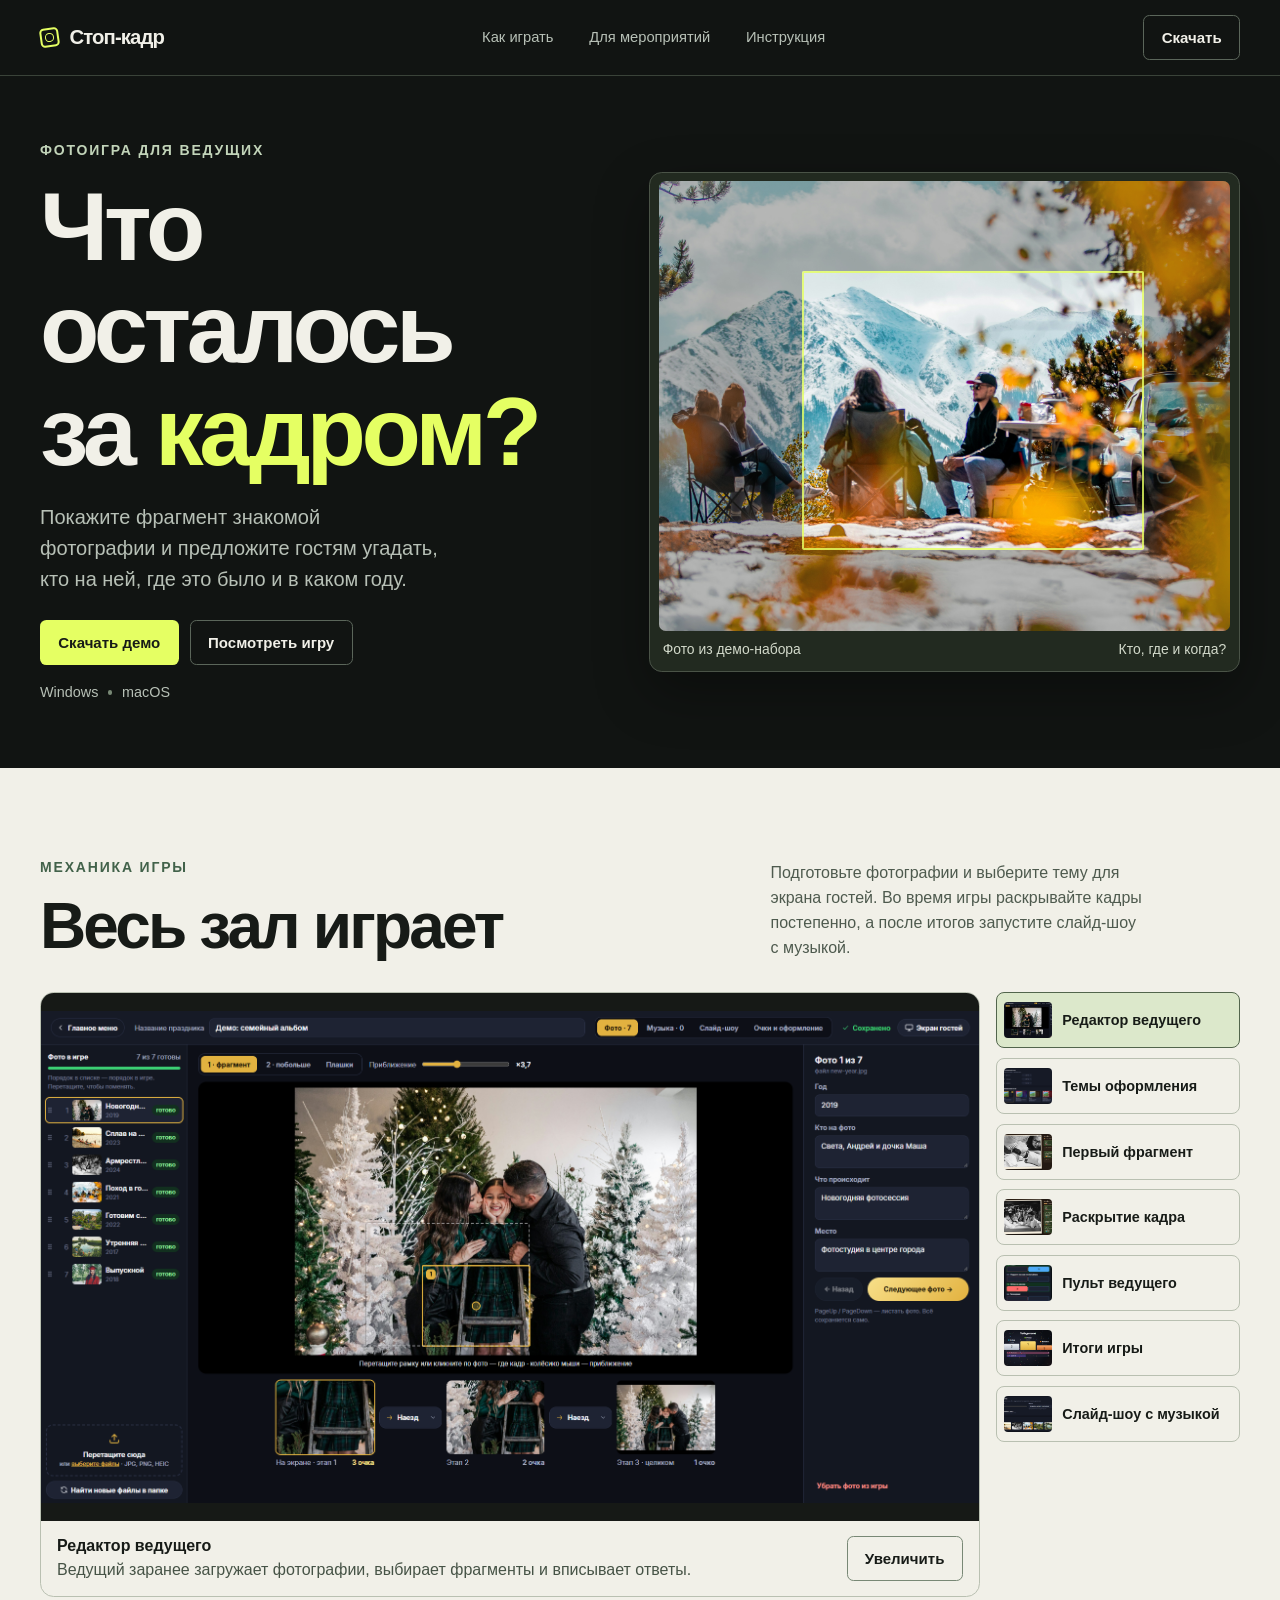
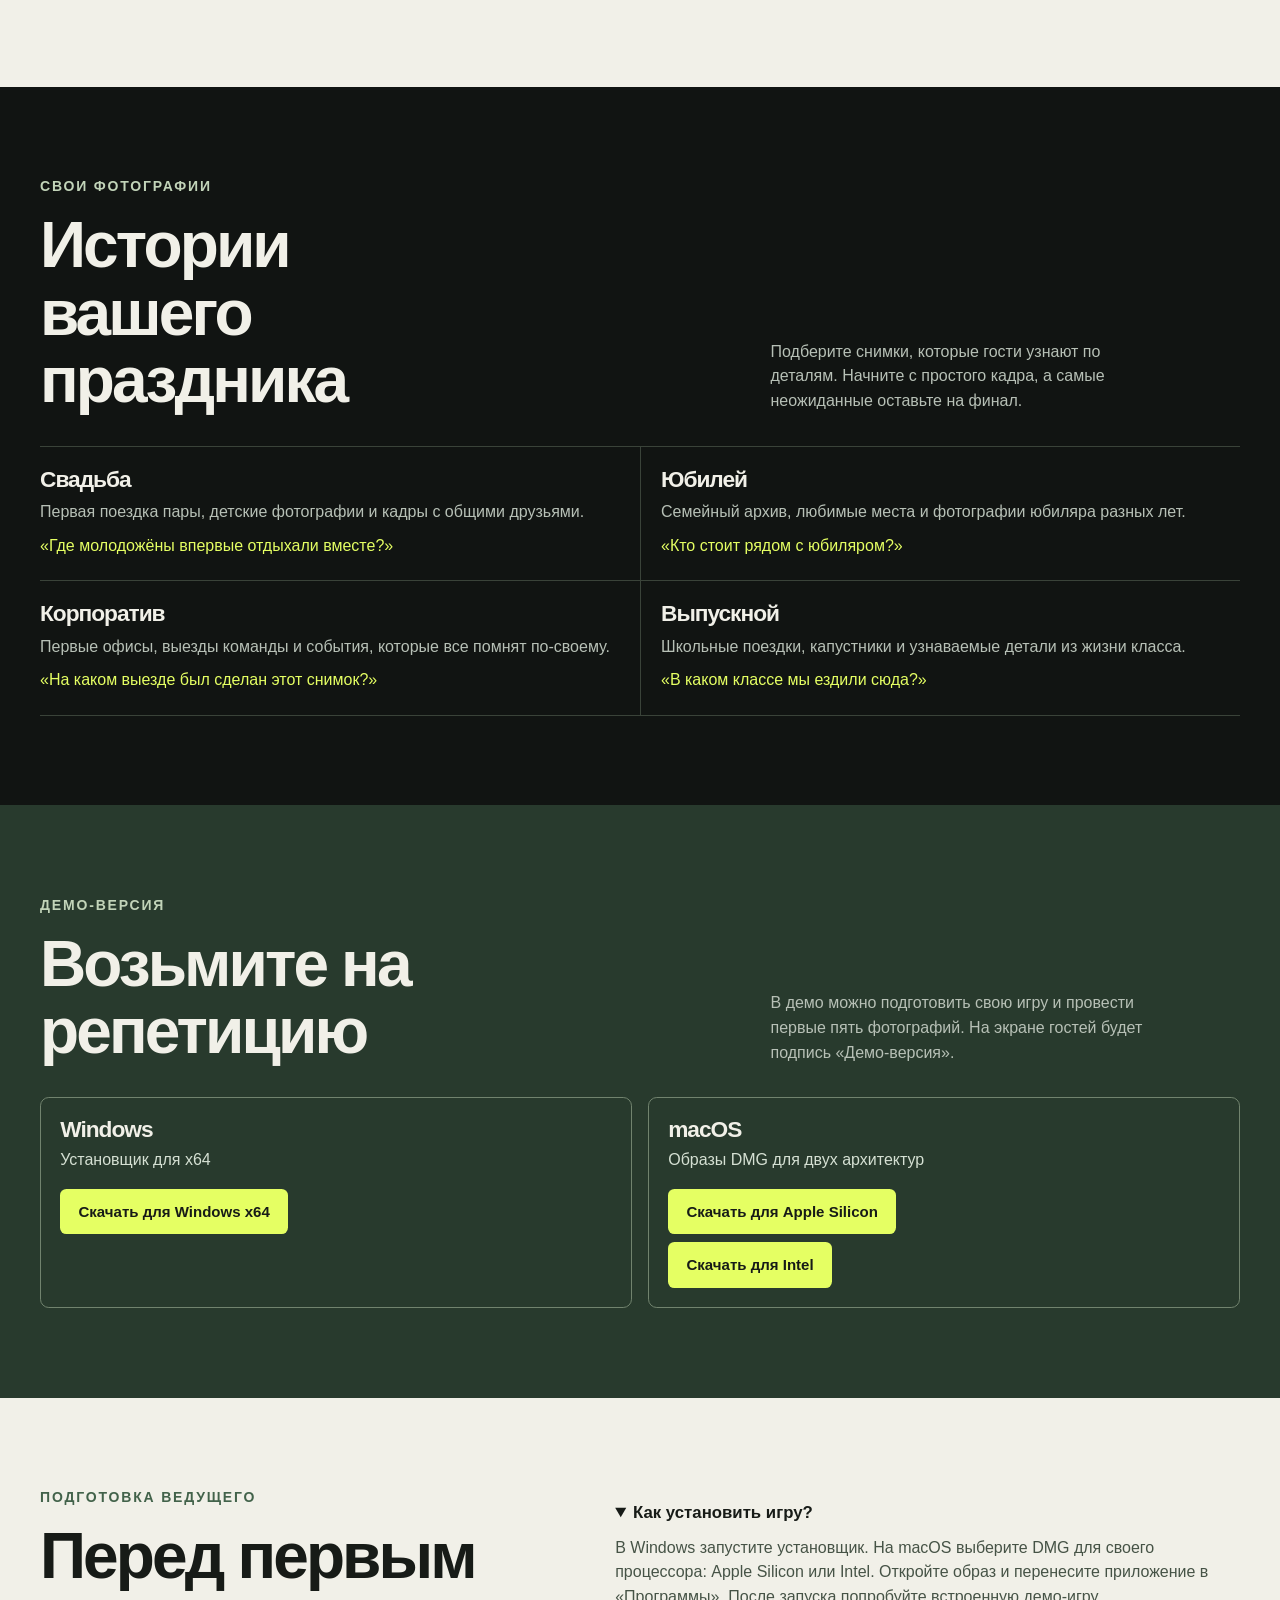
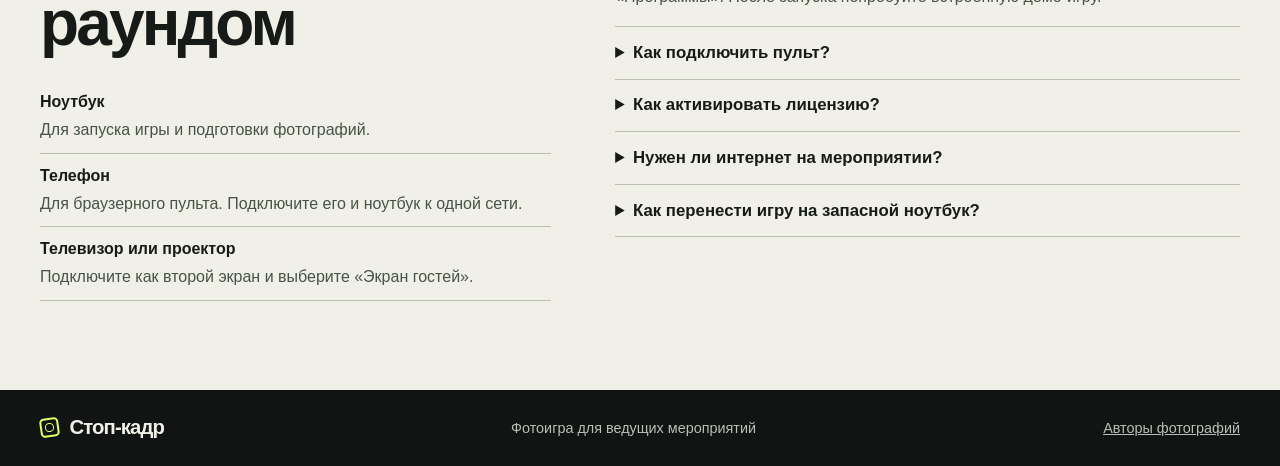
<file: index.html>
<!doctype html>
<html lang="ru">
<head>
  <meta charset="utf-8">
  <meta name="viewport" content="width=device-width, initial-scale=1">
  <meta name="description" content="Стоп-кадр — фотоигра для свадеб, юбилеев, корпоративов и выпускных. Гости угадывают события по фрагментам своих фотографий, ведущий управляет раундом с телефона.">
  <meta name="theme-color" content="#111412">
  <meta property="og:title" content="Стоп-кадр — фотоигра для ведущих">
  <meta property="og:description" content="Сыграйте в историю вашего праздника. Свои фотографии, экран для гостей и пульт ведущего на телефоне.">
  <meta property="og:type" content="website">
  <meta property="og:locale" content="ru_RU">
  <meta property="og:url" content="https://solomaindeveloper.github.io/freeze-frame-site/">
  <meta property="og:image" content="https://solomaindeveloper.github.io/freeze-frame-site/assets/wedding-reveal.png">
  <meta property="og:image:alt" content="Экран гостей в игре «Стоп-кадр» со свадебной фотографией и угаданными ответами">
  <title>Стоп-кадр — фотоигра для ведущих</title>
  <link rel="icon" href="./assets/favicon.svg" type="image/svg+xml">
  <link rel="stylesheet" href="./styles.css">
  <script src="./site.js" defer></script>
</head>
<body>
  <a class="skip" href="#content">Перейти к содержанию</a>
  <header class="top">
    <div class="wrap top__inner">
      <a class="brand" href="#top" aria-label="Стоп-кадр — начало страницы"><span class="brand__mark" aria-hidden="true"></span>Стоп-кадр</a>
      <nav aria-label="Навигация">
        <a href="#game">Как играть</a>
        <a href="#events">Для мероприятий</a>
        <a href="#guide">Инструкция</a>
      </nav>
      <a class="button button--outline header-download" href="#download">Скачать</a>
    </div>
  </header>

  <main id="content">
    <section id="top" class="hero wrap" aria-labelledby="hero-title">
      <div class="hero__text">
        <p class="eyebrow">Фотоигра для ведущих</p>
        <h1 id="hero-title">Что осталось<br>за <em>кадром?</em></h1>
        <p class="hero__lead">Покажите фрагмент знакомой фотографии и предложите гостям угадать, кто на ней, где это было и в каком году.</p>
        <div class="hero__actions">
          <a class="button button--primary" href="#download">Скачать демо</a>
          <a class="button button--outline" href="#game">Посмотреть игру</a>
        </div>
        <p class="platforms">Windows <span></span> macOS</p>
      </div>
      <figure class="hero__figure">
        <div class="hero__image">
          <img src="./assets/demo-hike.jpg" alt="Лагерь среди гор на фотографии из демо-игры" fetchpriority="high">
          <div class="focus" aria-hidden="true"></div>
        </div>
        <figcaption><span>Фото из демо-набора</span><span>Кто, где и когда?</span></figcaption>
      </figure>
    </section>

    <section class="light" id="game" aria-labelledby="game-title">
      <div class="wrap section">
        <div class="section-head">
          <div><p class="eyebrow">Механика игры</p><h2 id="game-title">Весь зал играет</h2></div>
          <p>Подготовьте фотографии и выберите тему для экрана гостей. Во время игры раскрывайте кадры постепенно, а после итогов запустите слайд-шоу с музыкой.</p>
        </div>
        <div class="showcase" id="screens">
          <figure class="showcase__feature">
            <button class="showcase__image" type="button" aria-label="Увеличить скриншот"
                    aria-haspopup="dialog" aria-controls="photo-viewer" data-enlarge>
              <img src="./assets/game-editor.png" alt="Редактор со списком фотографий, рамками фрагментов и полями ответов"
                   width="1919" height="1008" loading="lazy" data-feature-image>
            </button>
            <figcaption aria-live="polite">
              <span><strong data-feature-title>Редактор ведущего</strong><br>
                <span data-feature-caption>Ведущий заранее загружает фотографии, выбирает фрагменты и вписывает ответы.</span></span>
              <button class="button showcase__zoom" type="button" aria-haspopup="dialog"
                      aria-controls="photo-viewer" data-enlarge>Увеличить</button>
            </figcaption>
          </figure>
          <div class="showcase__choices" role="group" aria-label="Выбрать скриншот">
            <button type="button" data-shot="0" aria-pressed="true"><img src="./assets/game-editor.png" alt="" loading="lazy"><span>Редактор ведущего</span></button>
            <button type="button" data-shot="1" aria-pressed="false"><img src="./assets/game-themes.png" alt="" loading="lazy"><span>Темы оформления</span></button>
            <button type="button" data-shot="2" aria-pressed="false"><img src="./assets/wedding-first.png" alt="" loading="lazy"><span>Первый фрагмент</span></button>
            <button type="button" data-shot="3" aria-pressed="false"><img src="./assets/wedding-reveal.png" alt="" loading="lazy"><span>Раскрытие кадра</span></button>
            <button type="button" data-shot="4" aria-pressed="false"><img src="./assets/kayak-host.jpg" alt="" loading="lazy"><span>Пульт ведущего</span></button>
            <button type="button" data-shot="5" aria-pressed="false"><img src="./assets/game-results.png" alt="" loading="lazy"><span>Итоги игры</span></button>
            <button type="button" data-shot="6" aria-pressed="false"><img src="./assets/game-slideshow.png" alt="" loading="lazy"><span>Слайд-шоу с музыкой</span></button>
          </div>
        </div>
      </div>
    </section>

    <section id="events" class="wrap section" aria-labelledby="events-title">
      <div class="section-head">
        <div><p class="eyebrow">Свои фотографии</p><h2 id="events-title">Истории вашего праздника</h2></div>
        <p>Подберите снимки, которые гости узнают по деталям. Начните с простого кадра, а самые неожиданные оставьте на финал.</p>
      </div>
      <div class="event-grid">
        <article class="event"><h3>Свадьба</h3><p>Первая поездка пары, детские фотографии и кадры с общими друзьями.</p><p class="event__example">«Где молодожёны впервые отдыхали вместе?»</p></article>
        <article class="event"><h3>Юбилей</h3><p>Семейный архив, любимые места и фотографии юбиляра разных лет.</p><p class="event__example">«Кто стоит рядом с юбиляром?»</p></article>
        <article class="event"><h3>Корпоратив</h3><p>Первые офисы, выезды команды и события, которые все помнят по-своему.</p><p class="event__example">«На каком выезде был сделан этот снимок?»</p></article>
        <article class="event"><h3>Выпускной</h3><p>Школьные поездки, капустники и узнаваемые детали из жизни класса.</p><p class="event__example">«В каком классе мы ездили сюда?»</p></article>
      </div>
    </section>

    <section id="download" class="download" aria-labelledby="download-title">
      <div class="wrap section">
        <div class="section-head">
          <div><p class="eyebrow">Демо-версия</p><h2 id="download-title">Возьмите на репетицию</h2></div>
          <p>В демо можно подготовить свою игру и провести первые пять фотографий. На экране гостей будет подпись «Демо-версия».</p>
        </div>
        <div class="builds">
          <article class="build"><h3>Windows</h3><p>Установщик для x64</p><div data-build="windows"><span>Ссылка готовится</span></div></article>
          <article class="build"><h3>macOS</h3><p>Образы DMG для двух архитектур</p><div data-build="mac-arm"><span>Apple Silicon · ссылка готовится</span></div><div data-build="mac-intel"><span>Intel · ссылка готовится</span></div></article>
        </div>
      </div>
    </section>

    <section id="guide" class="light" aria-labelledby="guide-title">
      <div class="wrap section guide">
        <div><p class="eyebrow">Подготовка ведущего</p><h2 id="guide-title">Перед первым раундом</h2>
          <ul class="gear">
            <li><strong>Ноутбук</strong><span>Для запуска игры и подготовки фотографий.</span></li>
            <li><strong>Телефон</strong><span>Для браузерного пульта. Подключите его и ноутбук к одной сети.</span></li>
            <li><strong>Телевизор или проектор</strong><span>Подключите как второй экран и выберите «Экран гостей».</span></li>
          </ul>
        </div>
        <div class="faq">
          <details open><summary>Как установить игру?</summary><p>В Windows запустите установщик. На macOS выберите DMG для своего процессора: Apple Silicon или Intel. Откройте образ и перенесите приложение в «Программы». После запуска попробуйте встроенную демо-игру.</p></details>
          <details><summary>Как подключить пульт?</summary><p>Откройте игру на ноутбуке и отсканируйте QR-код камерой телефона. Оба устройства должны быть в одной локальной сети. Можно использовать точку доступа телефона.</p></details>
          <details><summary>Как активировать лицензию?</summary><p>Получите ключ у продавца. В игре нажмите «Демо-версия — купить», введите ключ, проверьте его и подтвердите подключение компьютера. Если вам выдали файл лицензии, загрузите его в том же окне.</p></details>
          <details><summary>Нужен ли интернет на мероприятии?</summary><p>Для онлайн-активации нужен интернет. После активации игра работает офлайн. Пульту всё равно нужно локальное соединение с ноутбуком.</p></details>
          <details><summary>Как перенести игру на запасной ноутбук?</summary><p>На стартовом экране экспортируйте игру, перенесите архив и импортируйте его на другом ноутбуке. Лицензию для второго компьютера подключите отдельно, если у ключа есть свободное место.</p></details>
        </div>
      </div>
    </section>
  </main>
  <dialog class="photo-viewer" id="photo-viewer" aria-labelledby="photo-viewer-title">
    <div class="photo-viewer__inner">
      <div class="photo-viewer__bar">
        <h2 id="photo-viewer-title" data-viewer-title>Скриншот игры</h2>
        <button class="button button--outline" type="button" data-close-viewer autofocus>Закрыть</button>
      </div>
      <img alt="" data-viewer-image>
      <div class="photo-viewer__controls">
        <button class="button button--outline" type="button" data-step="-1">Предыдущий</button>
        <button class="button button--outline" type="button" data-step="1">Следующий</button>
      </div>
    </div>
  </dialog>
  <footer class="footer">
    <div class="wrap footer__inner">
      <a class="brand" href="#top"><span class="brand__mark" aria-hidden="true"></span>Стоп-кадр</a>
      <span>Фотоигра для ведущих мероприятий</span>
      <a href="./credits.html">Авторы фотографий</a>
    </div>
  </footer>
</body>
</html>
</file>
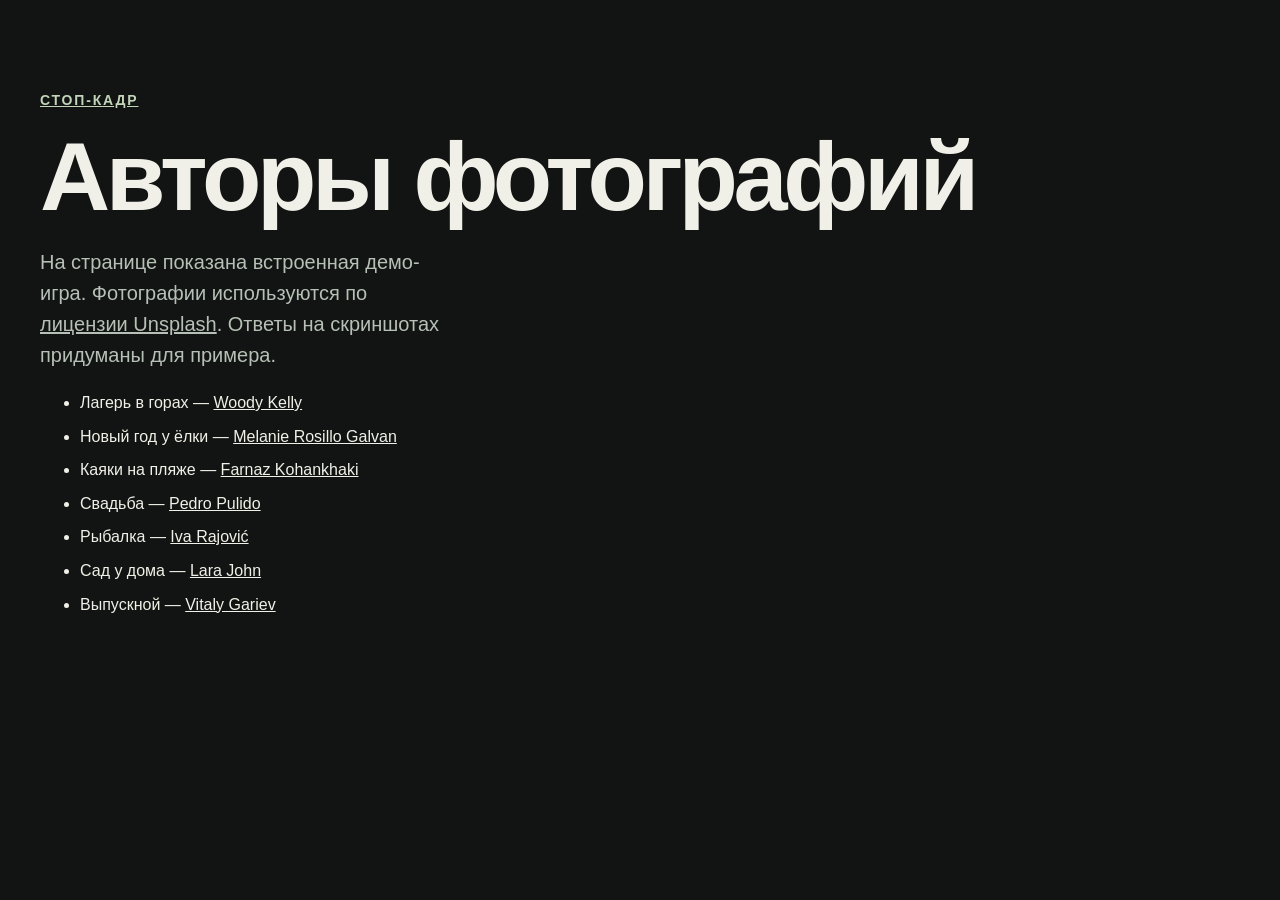
<file: credits.html>
<!doctype html>
<html lang="ru">
<head>
  <meta charset="utf-8">
  <meta name="viewport" content="width=device-width, initial-scale=1">
  <title>Авторы фотографий — Стоп-кадр</title>
  <link rel="icon" href="./assets/favicon.svg" type="image/svg+xml">
  <link rel="stylesheet" href="./styles.css">
</head>
<body>
  <main class="wrap section">
    <p class="eyebrow"><a href="./index.html">Стоп-кадр</a></p>
    <h1>Авторы фотографий</h1>
    <p class="hero__lead">На странице показана встроенная демо-игра. Фотографии используются по <a href="https://unsplash.com/license">лицензии Unsplash</a>. Ответы на скриншотах придуманы для примера.</p>
    <ul class="credits-list">
      <li>Лагерь в горах — <a href="https://unsplash.com/photos/8qLxn28Clko">Woody Kelly</a></li>
      <li>Новый год у ёлки — <a href="https://unsplash.com/photos/8QGcXTQWARc">Melanie Rosillo Galvan</a></li>
      <li>Каяки на пляже — <a href="https://unsplash.com/photos/vrwkh1Jrozs">Farnaz Kohankhaki</a></li>
      <li>Свадьба — <a href="https://unsplash.com/photos/fdVPgkjl_5Y">Pedro Pulido</a></li>
      <li>Рыбалка — <a href="https://unsplash.com/photos/MhcWRAtSsro">Iva Rajović</a></li>
      <li>Сад у дома — <a href="https://unsplash.com/photos/6vtmw3NS0u4">Lara John</a></li>
      <li>Выпускной — <a href="https://unsplash.com/photos/p__vJzZU8pM">Vitaly Gariev</a></li>
    </ul>
  </main>
</body>
</html>
</file>
<file: styles.css>
:root {
  color-scheme: dark;
  --dark: #111412;
  --green: #e5ff63;
  --light: #f1f0e8;
  --ink: #171b17;
  --muted: #b7c0b6;
  --line: #3a4339;
  font-family: Inter, "Segoe UI", Arial, sans-serif;
  font-size: 100%;
}
* { box-sizing: border-box; }
html { scroll-behavior: smooth; }
body { margin: 0; background: var(--dark); color: var(--light); line-height: 1.55; }
a { color: inherit; }
img { display: block; max-width: 100%; }
figure, h1, h2, h3, p { margin: 0; }
h1, h2, h3, .brand { line-height: 1.05; letter-spacing: -.045em; }
h1 { font-size: clamp(3.55rem, 7.6vw, 8rem); font-weight: 850; }
h1 em { color: var(--green); font-style: normal; }
h2 { font-size: clamp(2.5rem, 5vw, 4.5rem); font-weight: 800; max-width: 13ch; }
h3 { font-size: 1.42rem; }
:focus-visible { outline: 3px solid #5795ff; outline-offset: 4px; }
.wrap { width: min(100% - 3rem, 75rem); margin-inline: auto; }
.skip { position: absolute; inset: 1rem auto auto 1rem; transform: translateY(-200%); padding: .5rem 1rem; background: var(--green); color: var(--ink); z-index: 2; }
.skip:focus { transform: translateY(0); }
.top { border-bottom: 1px solid var(--line); }
.top__inner, .footer__inner { min-height: 4.7rem; display: flex; align-items: center; justify-content: space-between; gap: 1.25rem; }
.brand { display: inline-flex; align-items: center; gap: .65rem; font-size: 1.27rem; font-weight: 800; text-decoration: none; white-space: nowrap; }
.brand__mark { width: 1.2rem; aspect-ratio: 1; border: 2px solid var(--green); border-radius: .26rem; position: relative; transform: rotate(-8deg); }
.brand__mark::before { content: ""; position: absolute; inset: .21rem; border: 1px solid var(--green); border-radius: 50%; }
nav { display: flex; flex-wrap: wrap; gap: clamp(.75rem, 2.8vw, 2.25rem); font-size: .92rem; }
nav a { color: var(--muted); text-decoration: none; }
nav a:hover { color: white; }
.button { display: inline-flex; justify-content: center; align-items: center; min-height: 2.85rem; padding: .55rem 1.08rem; text-decoration: none; border: 1px solid transparent; border-radius: .4rem; font-size: .94rem; font-weight: 700; }
.button--primary { background: var(--green); color: var(--ink); }
.button--primary:hover { background: #f2ffa9; }
.button--outline { border-color: #5b665a; }
.button--outline:hover { border-color: var(--green); }
.hero { display: grid; grid-template-columns: minmax(0, 1fr) minmax(0, 1.06fr); gap: clamp(1.6rem, 4vw, 4rem); align-items: center; padding-block: clamp(3.2rem, 5vw, 5.5rem); }
.eyebrow { font-weight: 780; letter-spacing: .13em; text-transform: uppercase; font-size: .875rem; color: #c2d4b9; margin-bottom: .9rem; }
.hero__lead { margin-top: 1.2rem; max-width: 36ch; font-size: clamp(1.06rem, 1.65vw, 1.25rem); color: var(--muted); }
.hero__actions { display: flex; flex-wrap: wrap; gap: .7rem; margin-block: 1.55rem 1rem; }
.platforms { display: flex; align-items: center; gap: .6rem; color: var(--muted); font-size: .9rem; }
.platforms span { width: .28rem; height: .28rem; border-radius: 50%; background: #788875; }
.hero__figure { padding: .55rem; border: 1px solid #4a5347; background: #222a20; border-radius: .8rem; box-shadow: 0 20px 55px #0005; }
.hero__image { position: relative; aspect-ratio: 1.27; border-radius: .44rem; overflow: hidden; background: #465347; }
.hero__image img { width: 100%; height: 100%; object-fit: cover; }
.focus { position: absolute; inset: 20% 15% 18% 25%; border: 2px solid #e5ff63cf; border-radius: 2px; box-shadow: 0 0 0 140vmax #1114124c; }
figcaption { display: flex; justify-content: space-between; gap: .75rem; padding: .5rem .25rem .1rem; color: #d3dacb; font-size: .87rem; }
.section { padding-block: clamp(3.6rem, 7vw, 6.5rem); }
.light { background: var(--light); color: var(--ink); }
.light .eyebrow { color: #42624a; }
.section-head { display: grid; grid-template-columns: 1fr minmax(16rem, .66fr); align-items: end; gap: 1.2rem; margin-bottom: 2rem; }
.section-head > p { max-width: 42ch; color: var(--muted); }
.light .section-head > p { color: #4e5a4e; }
.builds { display: grid; grid-template-columns: repeat(2, minmax(0, 1fr)); gap: 1rem; }
.showcase { display: grid; grid-template-columns: minmax(0, 1fr) minmax(10rem, .26fr); gap: 1rem; align-items: start; }
.showcase__feature { min-width: 0; border: 1px solid #b9c0b1; border-radius: .85rem; overflow: hidden; }
.showcase button, .photo-viewer button { cursor: pointer; font-family: inherit; }
.showcase__image { display: block; width: 100%; border: 0; padding: 0; background: #161916; }
.showcase__image:focus-visible { outline-offset: -4px; }
.showcase__image img { width: 100%; height: auto; aspect-ratio: 16 / 9; object-fit: contain; }
.showcase__image img.is-portrait { height: min(48vw, 34rem); }
.showcase__feature figcaption { color: #465346; align-items: center; padding: .8rem 1rem; font-size: 1rem; }
.showcase__feature figcaption strong { color: var(--ink); }
.showcase__zoom { color: var(--ink); background: transparent; border-color: #788875; white-space: nowrap; }
.showcase__choices { display: grid; gap: .6rem; }
.showcase__choices button { display: grid; grid-template-columns: 3rem minmax(0, 1fr); align-items: center; text-align: left; gap: .65rem;
  width: 100%; min-height: 3.5rem; padding: .45rem; border: 1px solid #b9c0b1; border-radius: .5rem; background: transparent; color: var(--ink); font-size: .9rem; font-weight: 690; }
.showcase__choices button[aria-pressed="true"] { background: #dce8cb; border-color: #52654c; }
.showcase__choices button:hover { border-color: #52654c; }
.showcase__choices span { overflow-wrap: anywhere; }
.showcase__choices img { width: 3rem; aspect-ratio: 4 / 3; object-fit: cover; border-radius: .25rem; }
.photo-viewer { width: min(94vw, 75rem); max-width: none; max-height: 96dvh; padding: 0;
  border: 1px solid var(--line); border-radius: .8rem; background: var(--dark); color: var(--light); }
.photo-viewer::backdrop { background: #070a08d9; }
.photo-viewer__inner { display: grid; gap: .7rem; padding: .7rem; }
.photo-viewer__bar, .photo-viewer__controls { display: flex; align-items: center; justify-content: space-between; gap: .7rem; }
.photo-viewer__bar h2 { font-size: 1.16rem; max-width: none; letter-spacing: -.02em; }
.photo-viewer__controls { justify-content: center; }
.photo-viewer img { width: 100%; height: auto; max-height: min(69dvh, 44rem); object-fit: contain; background: #080a08; border-radius: .4rem; }
html:has(.photo-viewer[open]) { overflow: hidden; }
.event-grid { display: grid; grid-template-columns: repeat(2, minmax(0, 1fr)); border-top: 1px solid var(--line); }
.event { padding: 1.3rem 1.25rem 1.35rem 0; border-bottom: 1px solid var(--line); }
.event:nth-child(even) { padding-left: 1.25rem; border-left: 1px solid var(--line); }
.event > p { margin-top: .55rem; color: var(--muted); }
.event .event__example { color: var(--green); }
.download { background: #283a2d; }
.build { padding: 1.2rem; border: 1px solid #71836e; border-radius: .55rem; }
.build p { margin: .4rem 0 1rem; color: #d5e0d3; }
.build [data-build] { margin-top: .5rem; }
.build [data-build] > span { font-size: .9rem; color: #dbe4d8; }
.build [data-build] > a { display: inline-flex; }
.guide { display: grid; grid-template-columns: .9fr 1.1fr; align-items: start; gap: clamp(1.5rem, 5vw, 5rem); }
.gear { padding: 0; margin: 1.4rem 0 0; list-style: none; }
.gear li { display: grid; gap: .2rem; border-bottom: 1px solid #b9c0b1; padding: .62rem 0; }
.gear span, details p { color: #465346; }
details { border-bottom: 1px solid #b9c0b1; padding: .8rem 0; }
summary { cursor: pointer; font-size: 1.05rem; font-weight: 730; }
details p { margin: .6rem 0 .2rem; }
.footer { color: var(--muted); font-size: .9rem; }
.footer .brand { color: var(--light); }
.credits-list { margin-top: 1.25rem; }
.credits-list li { margin-bottom: .55rem; }
@media (max-width: 760px) {
  .wrap { width: min(100% - 2rem, 37rem); }
  .hero, .section-head, .guide { grid-template-columns: 1fr; }
  .hero { padding-top: 2.8rem; }
  .top__inner { flex-wrap: wrap; padding-block: .75rem; gap: .7rem; }
  nav { order: 3; width: 100%; gap: .8rem 1.1rem; }
  .showcase, .builds { grid-template-columns: 1fr; }
  .showcase__choices { grid-template-columns: repeat(2, minmax(0, 1fr)); }
  .showcase__image img.is-portrait { height: 26rem; }
  .footer__inner { flex-wrap: wrap; padding-block: 1rem; }
}
@media (max-width: 460px) {
  h1 { font-size: clamp(2.85rem, 12vw, 3.55rem); }
  .event-grid { grid-template-columns: 1fr; }
  .event:nth-child(even) { padding-left: 0; border-left: 0; }
  figcaption { font-size: .8rem; }
  .showcase__feature figcaption { align-items: start; flex-direction: column; }
}
@media (prefers-reduced-motion: reduce) { html { scroll-behavior: auto; } }
</file>
